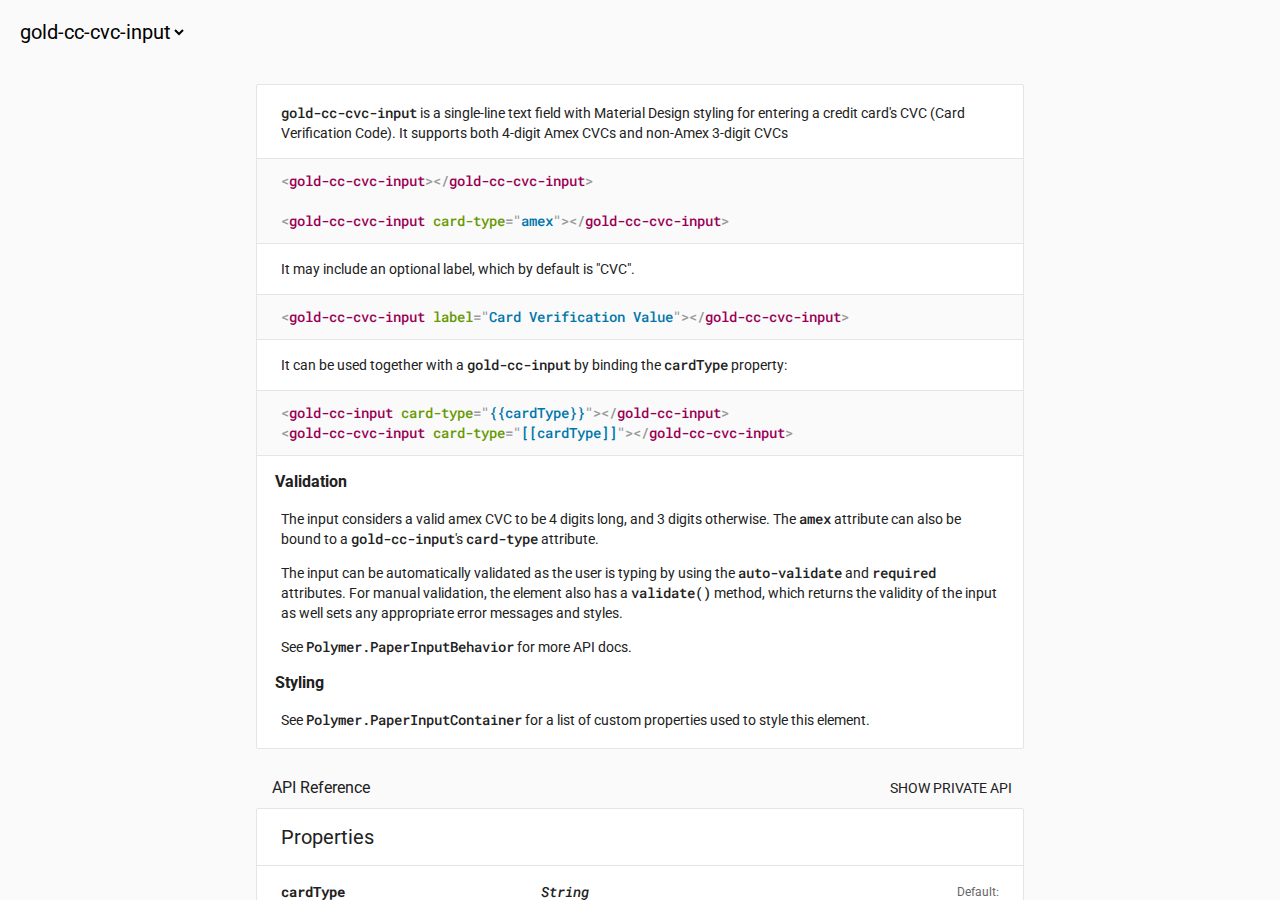
<file: public/bower_components/gold-cc-cvc-input/index.html>
<!doctype html>
<!--
@license
Copyright (c) 2015 The Polymer Project Authors. All rights reserved.
This code may only be used under the BSD style license found at http://polymer.github.io/LICENSE.txt
The complete set of authors may be found at http://polymer.github.io/AUTHORS.txt
The complete set of contributors may be found at http://polymer.github.io/CONTRIBUTORS.txt
Code distributed by Google as part of the polymer project is also
subject to an additional IP rights grant found at http://polymer.github.io/PATENTS.txt
-->
<html>
<head>

  <meta charset="utf-8">
  <meta name="viewport" content="width=device-width, initial-scale=1.0">

  <script src="../webcomponentsjs/webcomponents-lite.js"></script>
  <link rel="import" href="../iron-component-page/iron-component-page.html">

</head>
<body>

  <iron-component-page></iron-component-page>

</body>
</html>
</file>
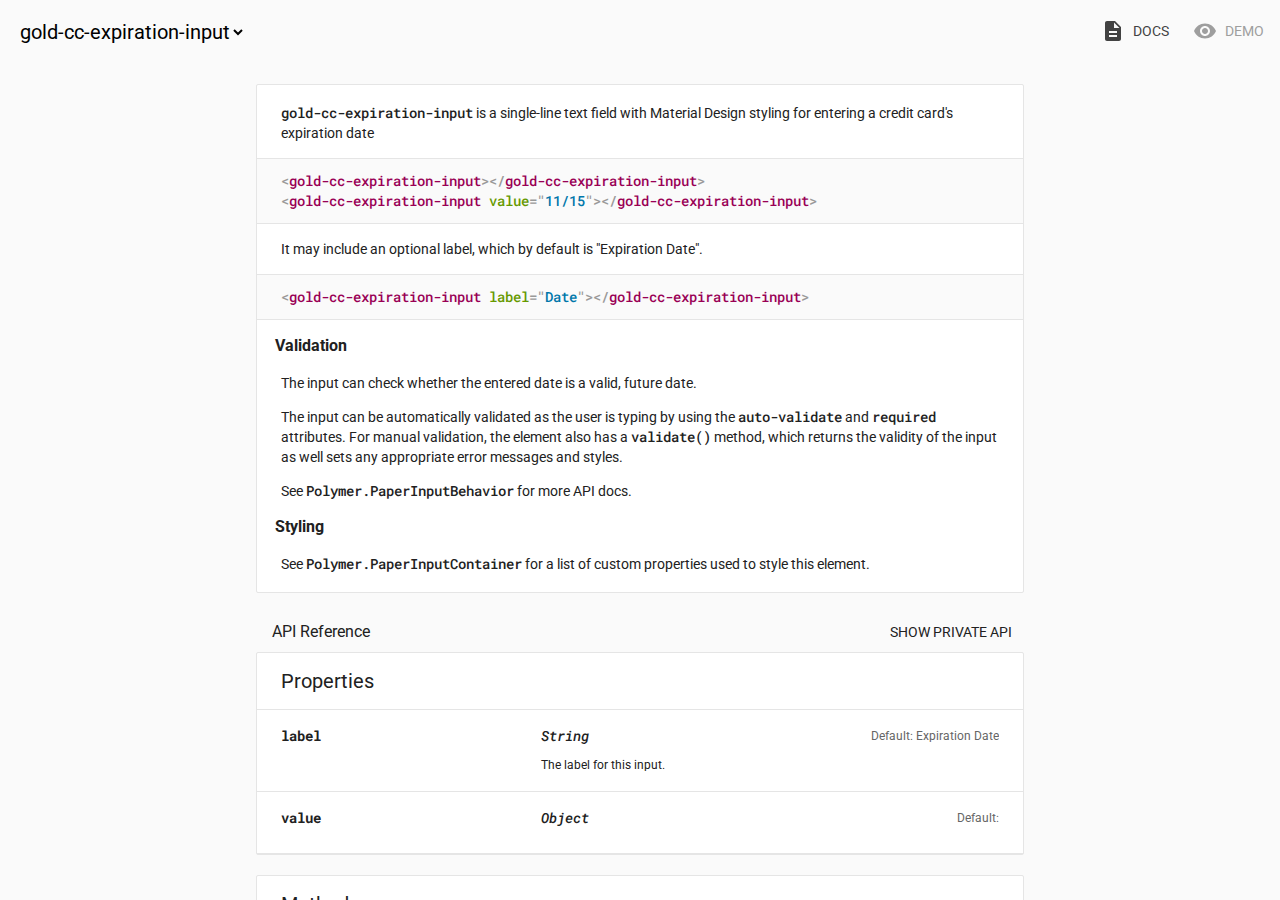
<file: public/bower_components/gold-cc-expiration-input/index.html>
<!doctype html>
<!--
@license
Copyright (c) 2015 The Polymer Project Authors. All rights reserved.
This code may only be used under the BSD style license found at http://polymer.github.io/LICENSE.txt
The complete set of authors may be found at http://polymer.github.io/AUTHORS.txt
The complete set of contributors may be found at http://polymer.github.io/CONTRIBUTORS.txt
Code distributed by Google as part of the polymer project is also
subject to an additional IP rights grant found at http://polymer.github.io/PATENTS.txt
-->
<html>
<head>

  <meta charset="utf-8">
  <meta name="viewport" content="width=device-width, initial-scale=1.0">

  <title>gold-cc-expiration-input</title>

  <script src="../webcomponentsjs/webcomponents-lite.js"></script>
  <link rel="import" href="../iron-component-page/iron-component-page.html">

</head>
<body>

  <iron-component-page></iron-component-page>

</body>
</html>
</file>
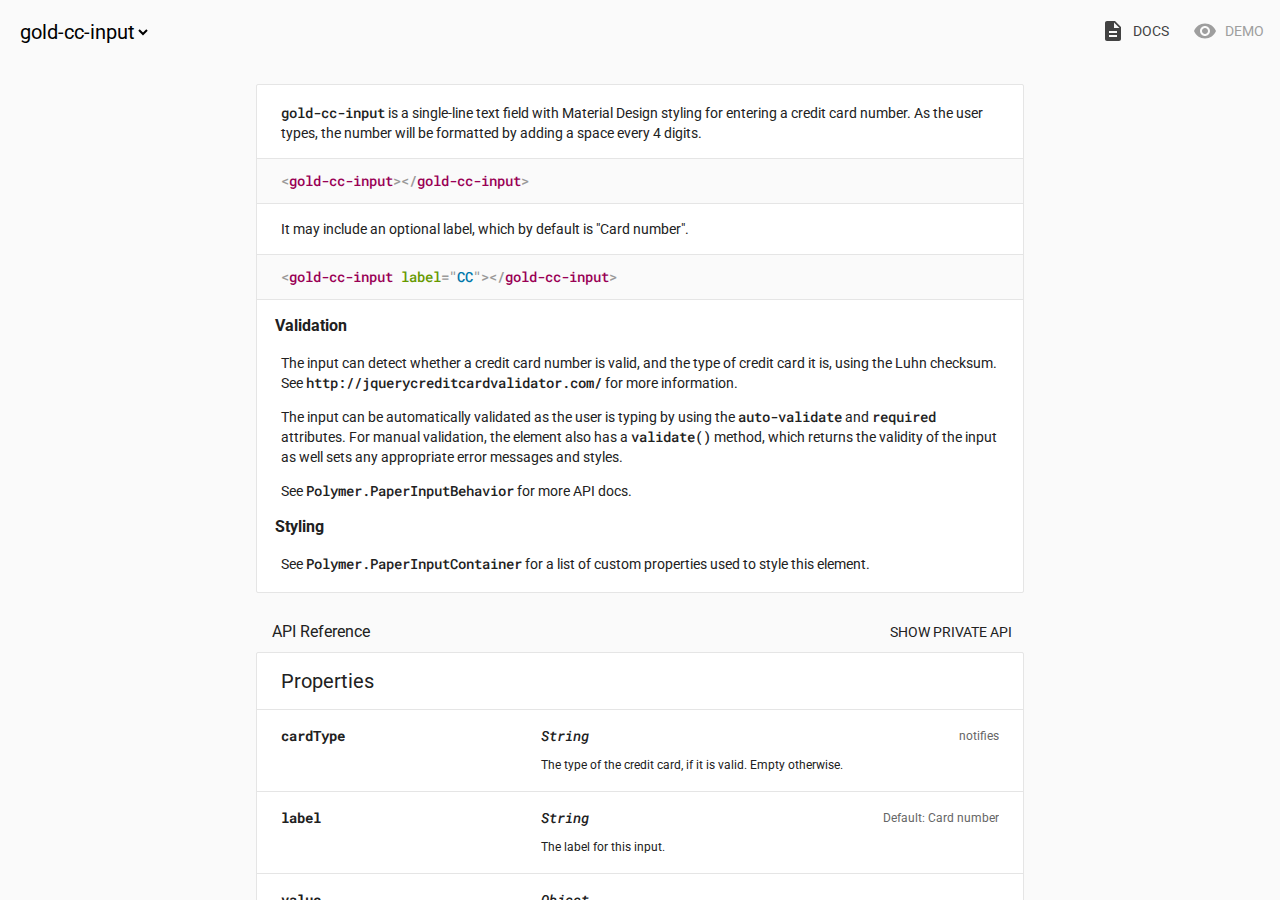
<file: public/bower_components/gold-cc-input/index.html>
<!doctype html>
<!--
@license
Copyright (c) 2015 The Polymer Project Authors. All rights reserved.
This code may only be used under the BSD style license found at http://polymer.github.io/LICENSE.txt
The complete set of authors may be found at http://polymer.github.io/AUTHORS.txt
The complete set of contributors may be found at http://polymer.github.io/CONTRIBUTORS.txt
Code distributed by Google as part of the polymer project is also
subject to an additional IP rights grant found at http://polymer.github.io/PATENTS.txt
-->
<html>
<head>

  <meta charset="utf-8">
  <meta name="viewport" content="width=device-width, initial-scale=1.0">

  <title>gold-cc-input</title>

  <script src="../webcomponentsjs/webcomponents-lite.js"></script>
  <link rel="import" href="../iron-component-page/iron-component-page.html">

</head>
<body>

  <iron-component-page></iron-component-page>

</body>
</html>
</file>
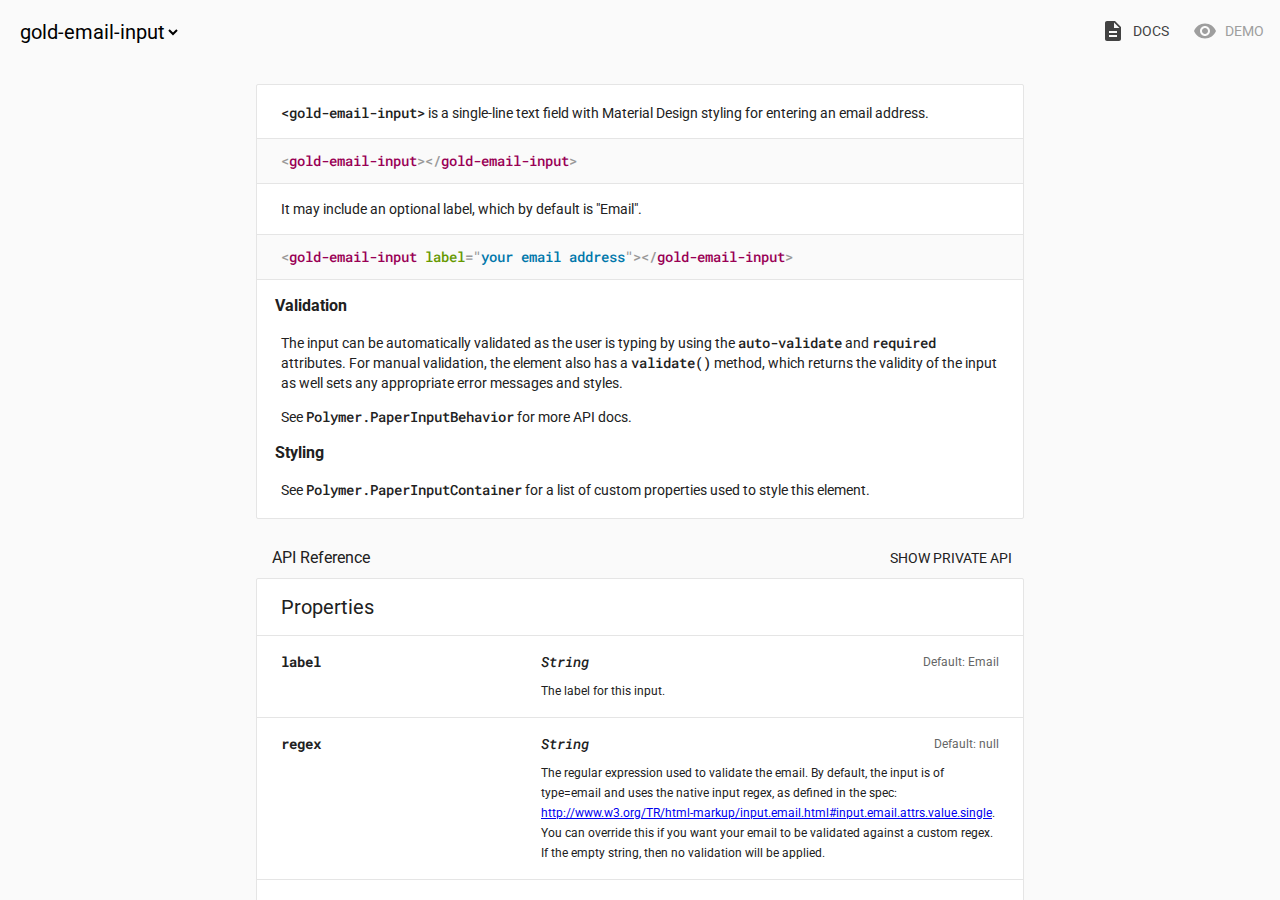
<file: public/bower_components/gold-email-input/index.html>
<!doctype html>
<!--
@license
Copyright (c) 2015 The Polymer Project Authors. All rights reserved.
This code may only be used under the BSD style license found at http://polymer.github.io/LICENSE.txt
The complete set of authors may be found at http://polymer.github.io/AUTHORS.txt
The complete set of contributors may be found at http://polymer.github.io/CONTRIBUTORS.txt
Code distributed by Google as part of the polymer project is also
subject to an additional IP rights grant found at http://polymer.github.io/PATENTS.txt
-->
<html>
<head>

  <meta charset="utf-8">
  <meta name="viewport" content="width=device-width, initial-scale=1.0">

  <title>gold-email-input</title>

  <script src="../webcomponentsjs/webcomponents-lite.js"></script>
  <link rel="import" href="../iron-component-page/iron-component-page.html">

</head>
<body>

  <iron-component-page></iron-component-page>

</body>
</html>
</file>
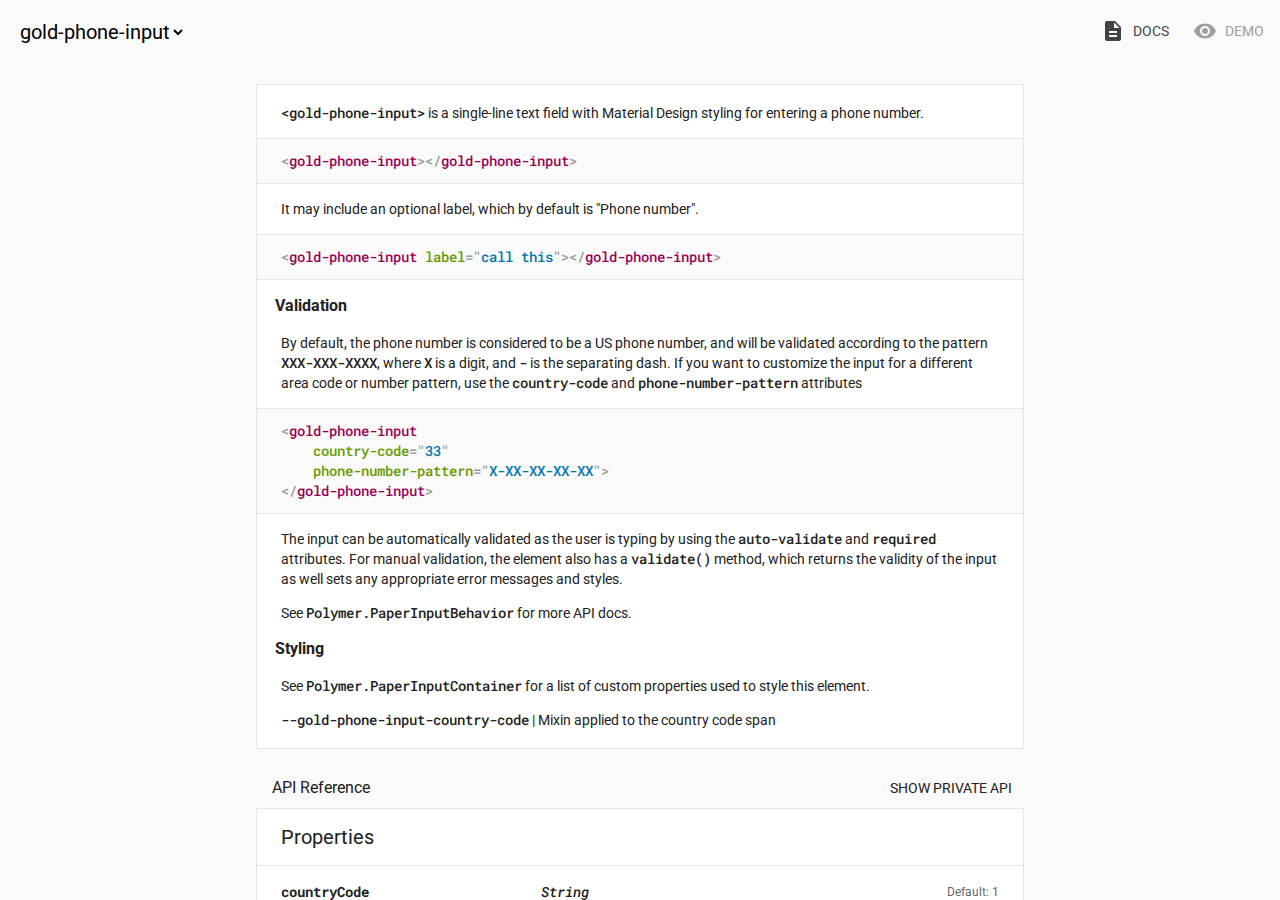
<file: public/bower_components/gold-phone-input/index.html>
<!doctype html>
<!--
@license
Copyright (c) 2015 The Polymer Project Authors. All rights reserved.
This code may only be used under the BSD style license found at http://polymer.github.io/LICENSE.txt
The complete set of authors may be found at http://polymer.github.io/AUTHORS.txt
The complete set of contributors may be found at http://polymer.github.io/CONTRIBUTORS.txt
Code distributed by Google as part of the polymer project is also
subject to an additional IP rights grant found at http://polymer.github.io/PATENTS.txt
-->
<html>
<head>

  <meta charset="utf-8">
  <meta name="viewport" content="width=device-width, initial-scale=1.0">

  <title>gold-phone-input</title>

  <script src="../webcomponentsjs/webcomponents-lite.js"></script>
  <link rel="import" href="../iron-component-page/iron-component-page.html">

</head>
<body>

  <iron-component-page></iron-component-page>

</body>
</html>
</file>
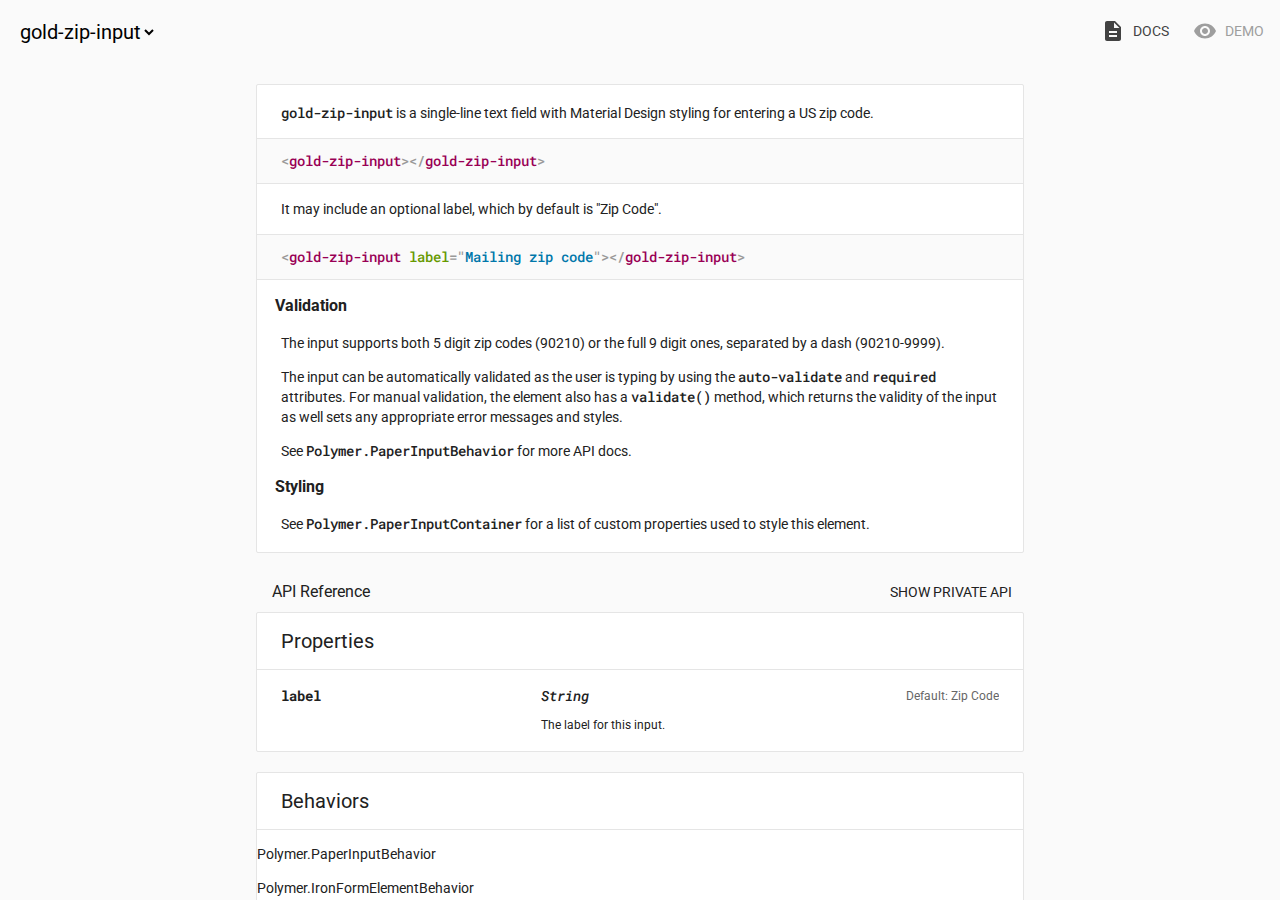
<file: public/bower_components/gold-zip-input/index.html>
<!doctype html>
<!--
@license
Copyright (c) 2015 The Polymer Project Authors. All rights reserved.
This code may only be used under the BSD style license found at http://polymer.github.io/LICENSE.txt
The complete set of authors may be found at http://polymer.github.io/AUTHORS.txt
The complete set of contributors may be found at http://polymer.github.io/CONTRIBUTORS.txt
Code distributed by Google as part of the polymer project is also
subject to an additional IP rights grant found at http://polymer.github.io/PATENTS.txt
-->
<html>
<head>

  <meta charset="utf-8">
  <meta name="viewport" content="width=device-width, initial-scale=1.0">

  <title>gold-zip-input</title>

  <script src="../webcomponentsjs/webcomponents-lite.js"></script>
  <link rel="import" href="../iron-component-page/iron-component-page.html">

</head>
<body>

  <iron-component-page></iron-component-page>

</body>
</html>
</file>
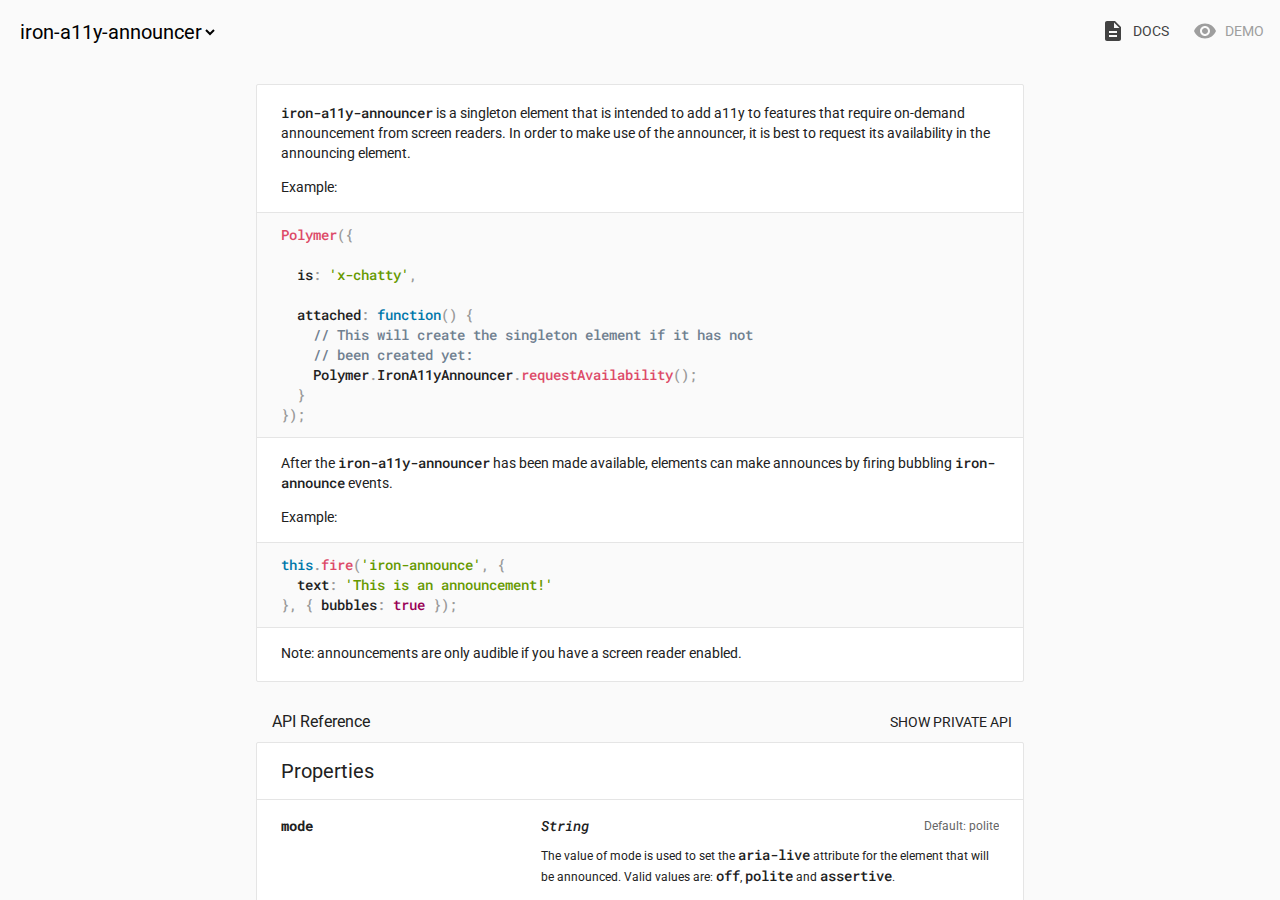
<file: public/bower_components/iron-a11y-announcer/index.html>
<!doctype html>
<!--
@license
Copyright (c) 2015 The Polymer Project Authors. All rights reserved.
This code may only be used under the BSD style license found at http://polymer.github.io/LICENSE.txt
The complete set of authors may be found at http://polymer.github.io/AUTHORS.txt
The complete set of contributors may be found at http://polymer.github.io/CONTRIBUTORS.txt
Code distributed by Google as part of the polymer project is also
subject to an additional IP rights grant found at http://polymer.github.io/PATENTS.txt
-->

<html>
<head>

  <title>iron-a11y-announcer</title>
  <meta charset="utf-8">
  <meta name="viewport" content="width=device-width, initial-scale=1.0">

  <script src="../webcomponentsjs/webcomponents-lite.js"></script>
  <link rel="import" href="../iron-component-page/iron-component-page.html">

</head>
<body>

  <iron-component-page></iron-component-page>

</body>
</html>
</file>
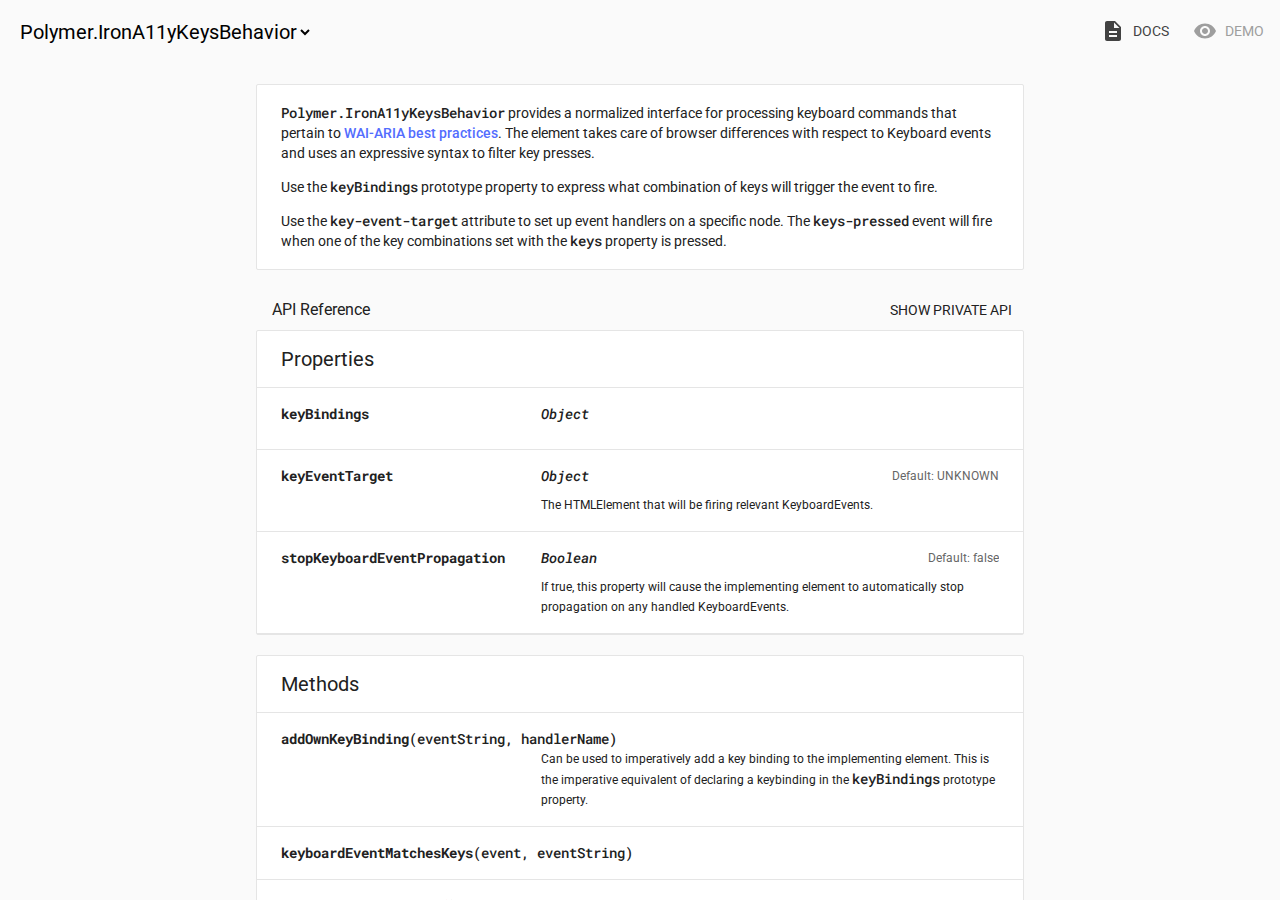
<file: public/bower_components/iron-a11y-keys-behavior/index.html>
<!doctype html>
<!--
@license
Copyright (c) 2015 The Polymer Project Authors. All rights reserved.
This code may only be used under the BSD style license found at http://polymer.github.io/LICENSE
The complete set of authors may be found at http://polymer.github.io/AUTHORS
The complete set of contributors may be found at http://polymer.github.io/CONTRIBUTORS
Code distributed by Google as part of the polymer project is also
subject to an additional IP rights grant found at http://polymer.github.io/PATENTS
-->
<html>
<head>

  <title>iron-a11y-keys-behavior</title>
  <script src="../webcomponentsjs/webcomponents-lite.js"></script>
  <link rel="import" href="../iron-component-page/iron-component-page.html">

</head>
<body>

  <iron-component-page></iron-component-page>

</body>
</html>
</file>
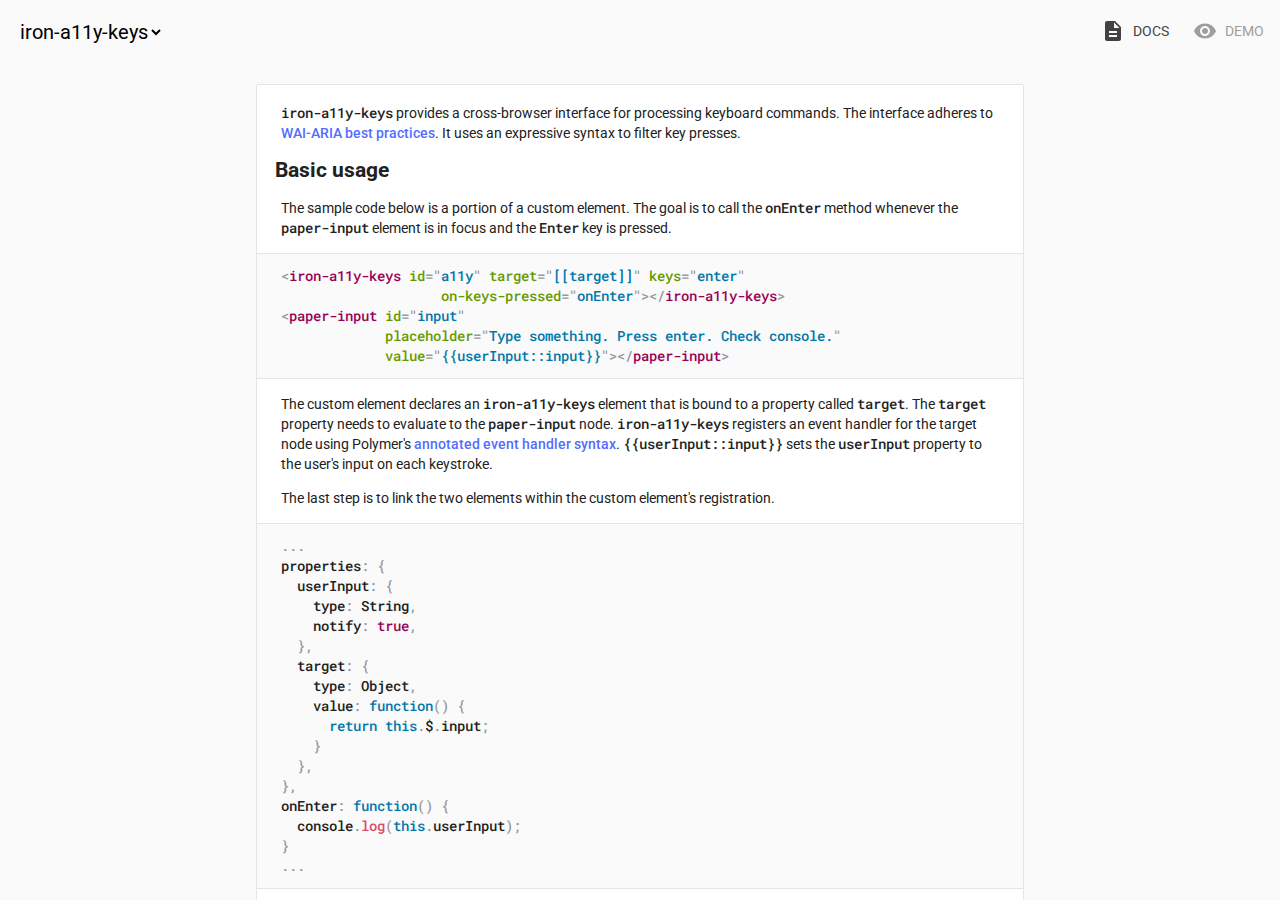
<file: public/bower_components/iron-a11y-keys/index.html>
<!doctype html>
<!--
@license
Copyright (c) 2015 The Polymer Project Authors. All rights reserved.
This code may only be used under the BSD style license found at http://polymer.github.io/LICENSE
The complete set of authors may be found at http://polymer.github.io/AUTHORS
The complete set of contributors may be found at http://polymer.github.io/CONTRIBUTORS
Code distributed by Google as part of the polymer project is also
subject to an additional IP rights grant found at http://polymer.github.io/PATENTS
-->
<html>
<head>

  <title>iron-a11y-keys</title>
  <script src="../webcomponentsjs/webcomponents-lite.js"></script>
  <link rel="import" href="../iron-component-page/iron-component-page.html">

</head>
<body>

  <iron-component-page></iron-component-page>

</body>
</html>
</file>
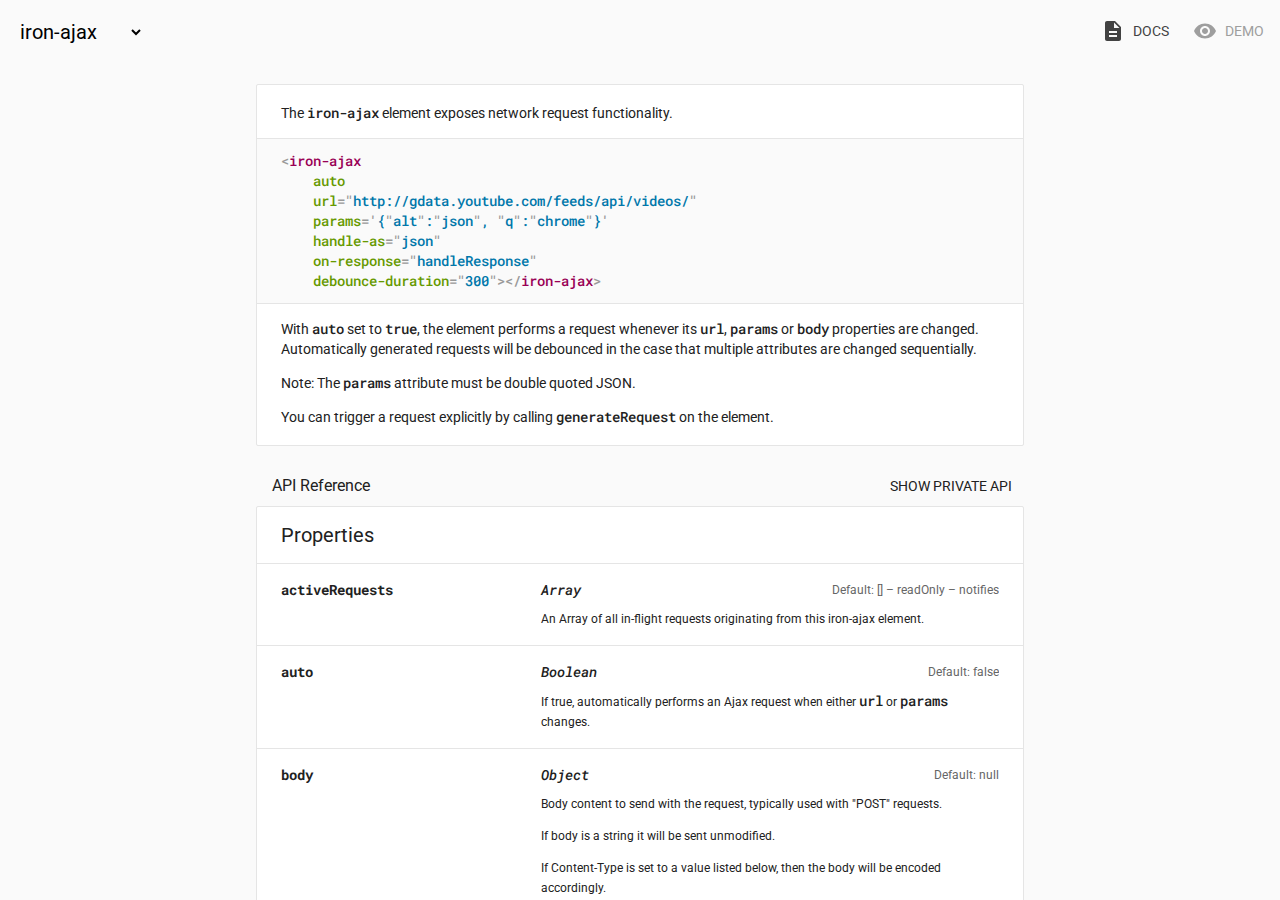
<file: public/bower_components/iron-ajax/index.html>
<!doctype html>
<!--
Copyright (c) 2015 The Polymer Project Authors. All rights reserved.
This code may only be used under the BSD style license found at http://polymer.github.io/LICENSE
The complete set of authors may be found at http://polymer.github.io/AUTHORS
The complete set of contributors may be found at http://polymer.github.io/CONTRIBUTORS
Code distributed by Google as part of the polymer project is also
subject to an additional IP rights grant found at http://polymer.github.io/PATENTS
-->
<html>
<head>

  <title>iron-ajax</title>
  <meta charset="utf-8">
  <meta name="viewport" content="width=device-width, initial-scale=1.0">

  <script src="../webcomponentsjs/webcomponents-lite.js"></script>
  <link rel="import" href="../iron-component-page/iron-component-page.html">

</head>
<body>

  <iron-component-page></iron-component-page>

</body>
</html>
</file>
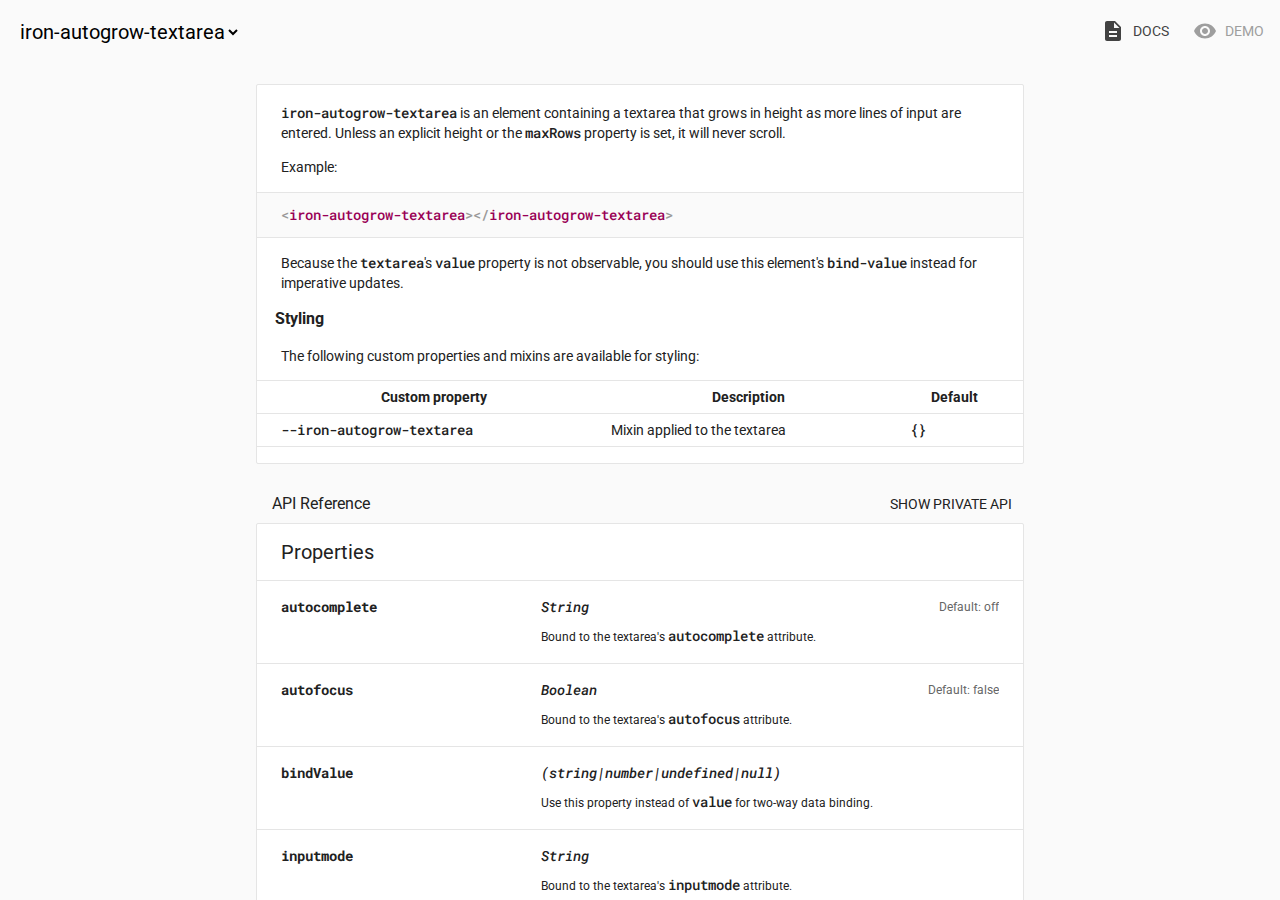
<file: public/bower_components/iron-autogrow-textarea/index.html>
<!doctype html>
<!--
@license
Copyright (c) 2015 The Polymer Project Authors. All rights reserved.
This code may only be used under the BSD style license found at http://polymer.github.io/LICENSE.txt
The complete set of authors may be found at http://polymer.github.io/AUTHORS.txt
The complete set of contributors may be found at http://polymer.github.io/CONTRIBUTORS.txt
Code distributed by Google as part of the polymer project is also
subject to an additional IP rights grant found at http://polymer.github.io/PATENTS.txt
-->
<html>
  <head>

    <meta charset="utf-8">
    <meta name="viewport" content="width=device-width, minimum-scale=1.0, initial-scale=1.0, user-scalable=yes">

    <title>iron-autogrow-textarea</title>

    <script src="../webcomponentsjs/webcomponents-lite.js"></script>

    <link rel="import" href="../polymer/polymer.html">
    <link rel="import" href="../iron-component-page/iron-component-page.html">

  </head>
  <body>

    <iron-component-page></iron-component-page>

  </body>
</html>
</file>
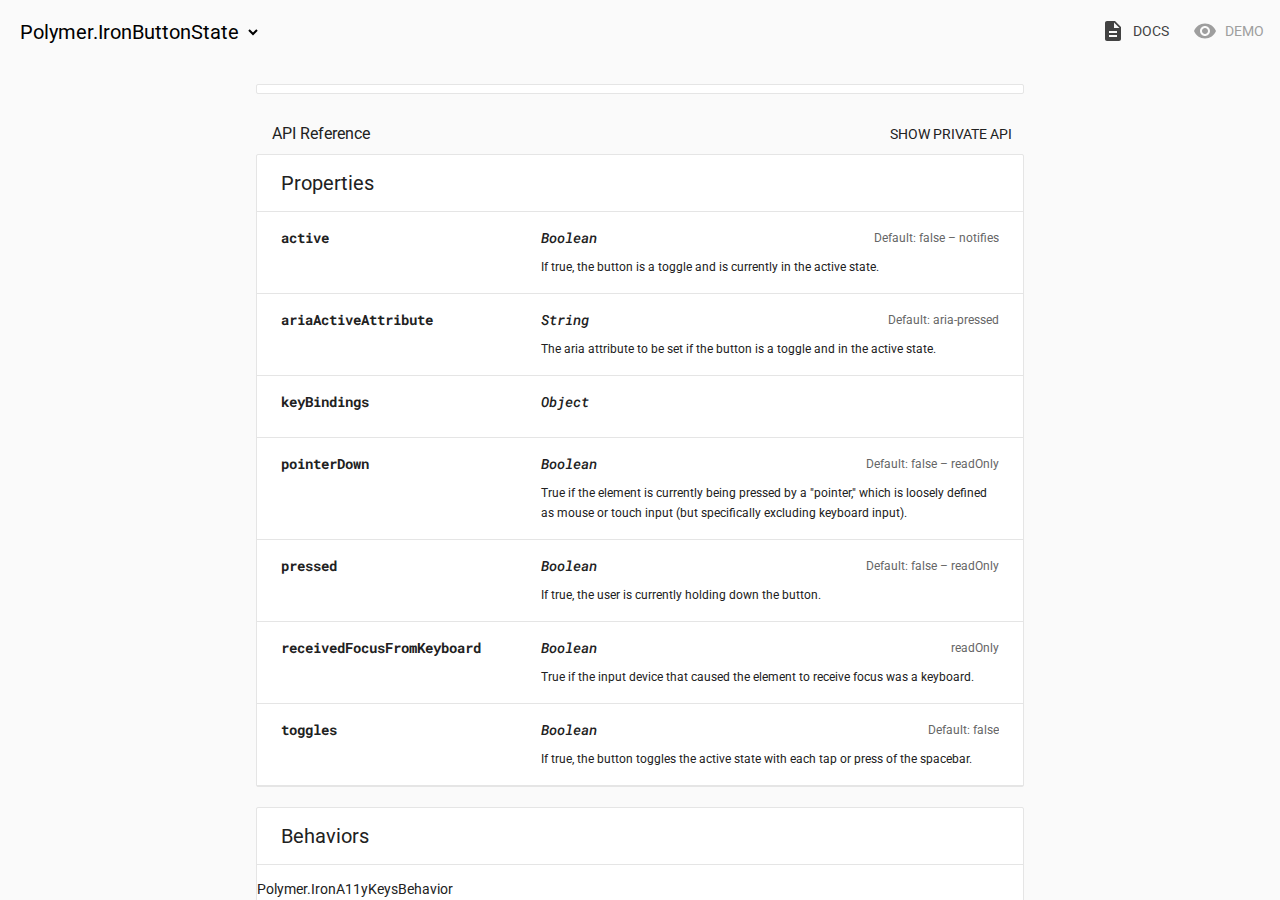
<file: public/bower_components/iron-behaviors/index.html>
<!doctype html>
<!--
@license
Copyright (c) 2015 The Polymer Project Authors. All rights reserved.
This code may only be used under the BSD style license found at http://polymer.github.io/LICENSE.txt
The complete set of authors may be found at http://polymer.github.io/AUTHORS.txt
The complete set of contributors may be found at http://polymer.github.io/CONTRIBUTORS.txt
Code distributed by Google as part of the polymer project is also
subject to an additional IP rights grant found at http://polymer.github.io/PATENTS.txt
-->
<html>
<head>

  <title>Iron Behaviors</title>
  <meta charset="utf-8">
  <meta name="viewport" content="width=device-width, initial-scale=1.0">

  <script src="../webcomponentsjs/webcomponents-lite.js"></script>
  <link rel="import" href="../iron-component-page/iron-component-page.html">

</head>
<body>

  <iron-component-page src="iron-button-state.html"></iron-component-page>

</body>
</html>
</file>
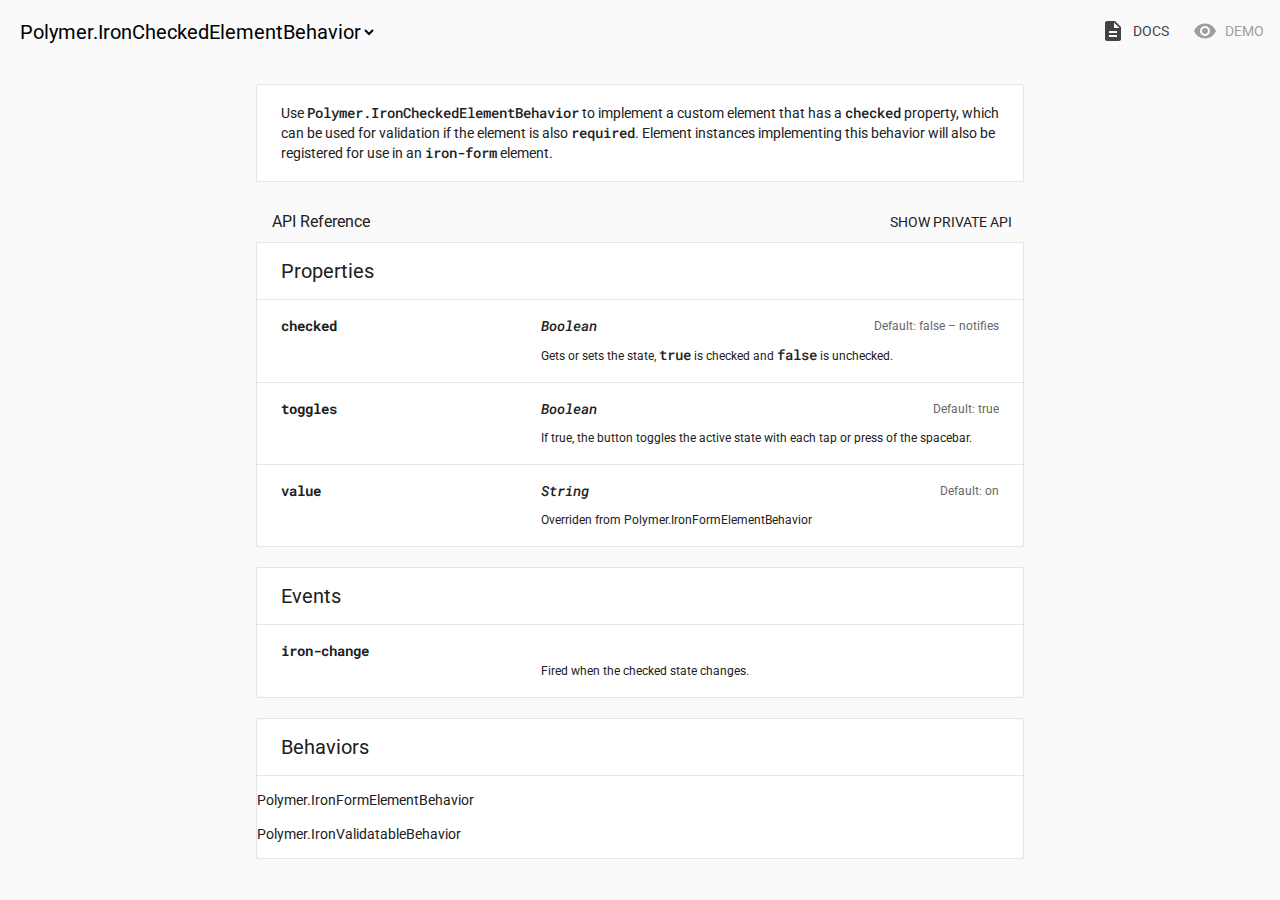
<file: public/bower_components/iron-checked-element-behavior/index.html>
<!doctype html>
<!--
@license
Copyright (c) 2015 The Polymer Project Authors. All rights reserved.
This code may only be used under the BSD style license found at http://polymer.github.io/LICENSE.txt
The complete set of authors may be found at http://polymer.github.io/AUTHORS.txt
The complete set of contributors may be found at http://polymer.github.io/CONTRIBUTORS.txt
Code distributed by Google as part of the polymer project is also
subject to an additional IP rights grant found at http://polymer.github.io/PATENTS.txt
-->
<html>
<head>

  <meta charset="utf-8">
  <meta name="viewport" content="width=device-width, minimum-scale=1.0, initial-scale=1.0, user-scalable=yes">

  <title>iron-checked-element-behavior</title>

  <script src="../webcomponentsjs/webcomponents-lite.js"></script>

  <link rel="import" href="../polymer/polymer.html">
  <link rel="import" href="../iron-component-page/iron-component-page.html">

</head>
<body>

  <iron-component-page></iron-component-page>

</body>
</html>
</file>
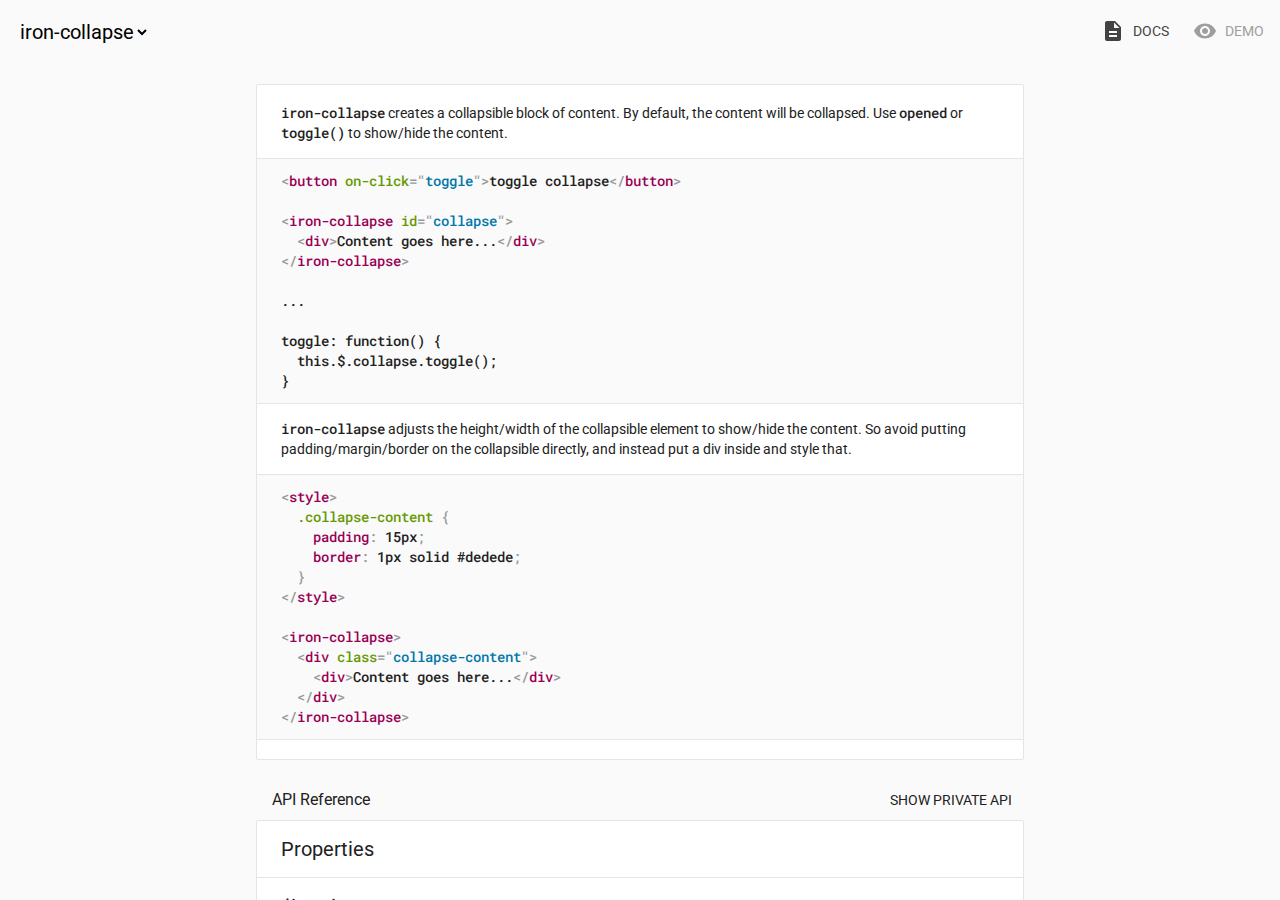
<file: public/bower_components/iron-collapse/index.html>
<!doctype html>
<!--
@license
Copyright (c) 2015 The Polymer Project Authors. All rights reserved.
This code may only be used under the BSD style license found at http://polymer.github.io/LICENSE.txt
The complete set of authors may be found at http://polymer.github.io/AUTHORS.txt
The complete set of contributors may be found at http://polymer.github.io/CONTRIBUTORS.txt
Code distributed by Google as part of the polymer project is also
subject to an additional IP rights grant found at http://polymer.github.io/PATENTS.txt
-->

<html>
  <head>

    <meta charset="utf-8">
    <meta name="viewport" content="width=device-width, minimum-scale=1.0, initial-scale=1.0, user-scalable=yes">

    <title>iron-collapse</title>

    <script src="../webcomponentsjs/webcomponents-lite.js"></script>

    <link rel="import" href="../polymer/polymer.html">
    <link rel="import" href="../iron-component-page/iron-component-page.html">

  </head>
  <body>

    <iron-component-page></iron-component-page>

  </body>
</html>
</file>
